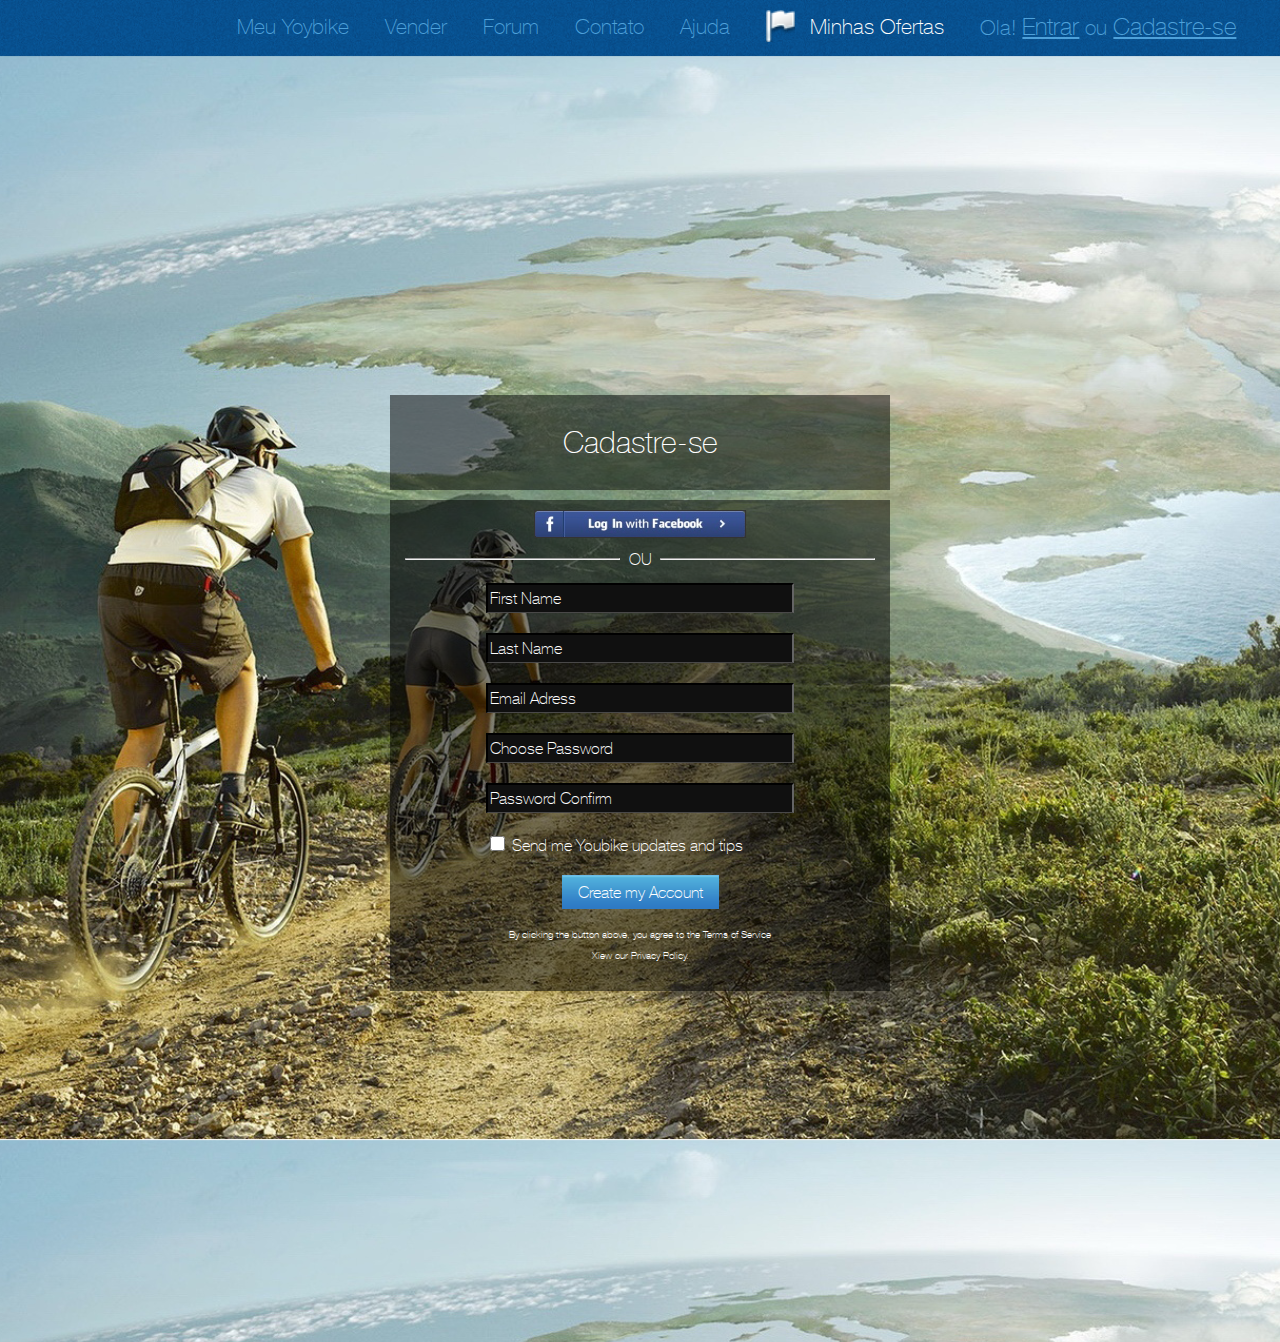
<file: projects/Cadastre/index.html>
<!DOCTYPE html>
<html lang="en" dir="ltr">
  <head>
    <meta charset="utf-8">
    <title>Cadastre</title>
    <link rel="stylesheet" href="stylesheet.css">
  </head>
  <body>
    <div class="topmenu">
      <ul>
        <li>Ola! <a href="#">Entrar</a> ou <a href="#">Cadastre-se</a></li>
        <li class="sfl"><div class="d">
          <img class="fl" src="flag.png" alt="">
        </div>
        <div class="d">
          Minhas Ofertas
        </div></li>
        <li>Ajuda</li>
        <li>Contato</li>
        <li>Forum</li>
        <li>Vender</li>
       <li>Meu Yoybike</li>
      </ul>
    </div>
    <div class="middle">
    <div class="log">
        <div class="top">
          Cadastre-se
        </div>
        <div class="bottom">
          <div class="face">
            <a class="facebook" href="https://uk-ua.facebook.com/"></a>
          </div>
          <div class="OU">
            <div class="ll">
              <hr>
            </div>
            <div class="lo">
              OU
            </div>

            <div class="lr">
              <hr>
            </div>
          </div>
          <form action="/">
            <div class="ind">
          <input class="in" type="text" name="firstname" value="" placeholder="First Name"  required>
          <input class="in" type="text" name="lastname" value="" placeholder="Last Name"  required>
          <input class="in" type="text" name="email" value="" placeholder="Email Adress"  required>
          <input class="in" type="password" name="password1" value="" placeholder="Choose Password"  required>
          <input class="in" type="password" name="password2" value="" placeholder="Password Confirm"  required>
           <label class="la"><input class="inc" type="checkbox" name="checkbox" value="" placeholder=""  required>
           Send me Youbike updates and tips</label>
          <input class="ins" type="submit" value="Create my Account" >
        </div>
          </form>
          <p>By clicking the button above, you agree to the Terms of Service</p>
            <p class="pb">Xiew our Privacy Policy.</p>
        </div>
      </div>
    </div>
  </body>
</html>
</file>
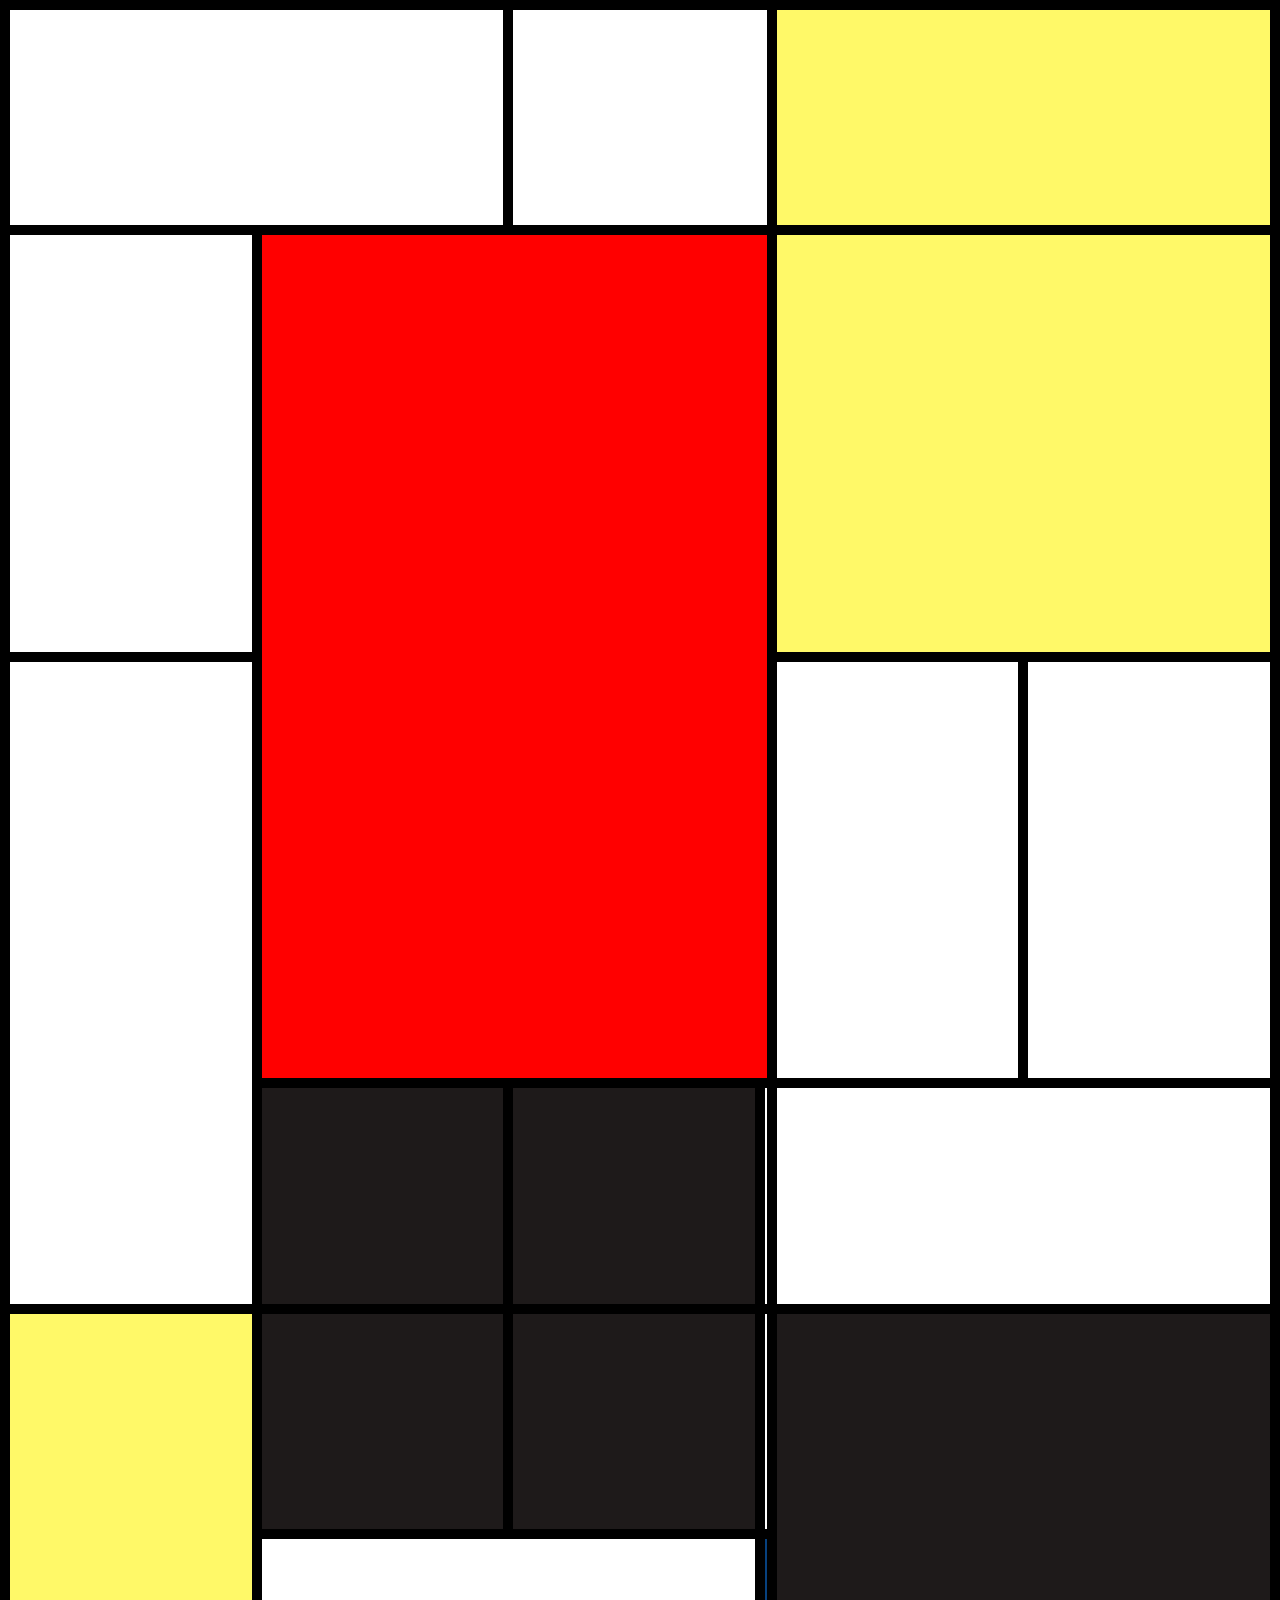
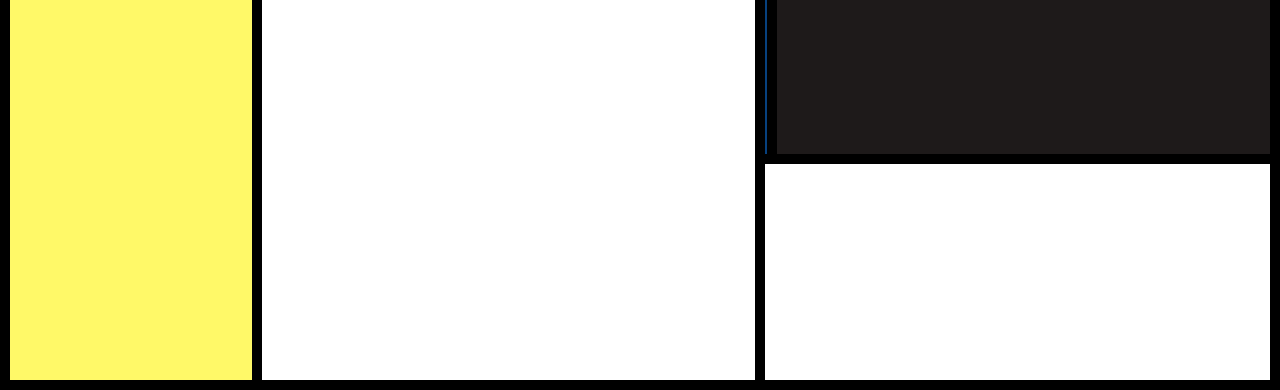
<file: projects/painting/index.html>
<!DOCTYPE html>
<html lang="en" dir="ltr">
  <head>
    <meta charset="utf-8">
    <link rel="stylesheet" href="stylesheet.css">
    <title>painting</title>
  </head>
  <body>
    <table>
      <tr>
        <td class="" colspan="2"></td>
        <td class="n" colspan="3"></td>
        <td class="y" colspan="2"></td>
      </tr>
      <tr>
      <td class="" rowspan="2"></td>
      <td class="r" colspan="4" rowspan="4"></td>
      <td class="y" colspan="2" rowspan="2"></td>
      </tr>
      <tr>

      </tr>
      <tr>
      <td class="" rowspan="3"></td>
      <td class="" rowspan="2"></td>
      <td class="" rowspan="2"></td>
      </tr>
        <tr>
        </tr>
        <tr>
      <td class="b"></td>
      <td class="b"></td>
      <td class="l" colspan="2"></td>
      <td class="" colspan="2"></td>
      </tr>
      <tr>
      <td class="y" rowspan="3"></td>
      <td class="b" ></td>
      <td class="b"></td>
      <td class="l" colspan="2" ></td>
      <td class="b" colspan="2" rowspan="2"></td>
      </tr>
      <tr>
        <td class="" colspan="2" rowspan="2"></td>
        <td class="bl" colspan="2"></td>
      </tr>
      <tr>
        <td class="" colspan="4"></td>
      </tr>
</table>
  </body>
</html>
</file>
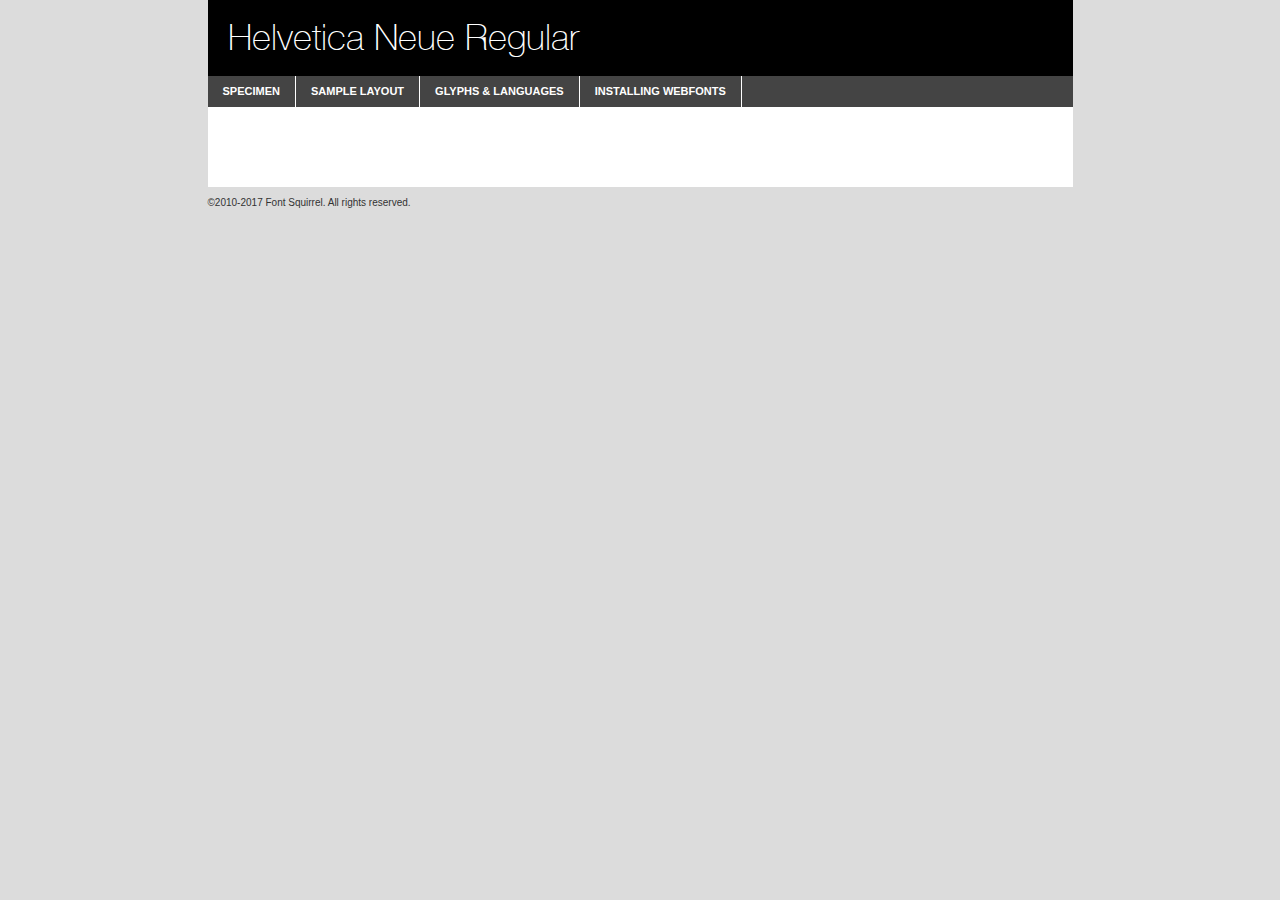
<file: projects/Cadastre/files/helveticaneue-thin-demo.html>
<!DOCTYPE html PUBLIC "-//W3C//DTD XHTML 1.0 Transitional//EN"
	"http://www.w3.org/TR/xhtml1/DTD/xhtml1-transitional.dtd">

<html xmlns="http://www.w3.org/1999/xhtml" xml:lang="en" lang="en">
<head>
	<meta http-equiv="Content-Type" content="text/html; charset=utf-8" />
	<script src="http://ajax.googleapis.com/ajax/libs/jquery/1.7.2/jquery.min.js" type="text/javascript" charset="utf-8"></script>
	<script type="text/javascript">
	(function($){$.fn.easyTabs=function(option){var param=jQuery.extend({fadeSpeed:"fast",defaultContent:1,activeClass:'active'},option);$(this).each(function(){var thisId="#"+this.id;if(param.defaultContent==''){param.defaultContent=1;}
	if(typeof param.defaultContent=="number")
	{var defaultTab=$(thisId+" .tabs li:eq("+(param.defaultContent-1)+") a").attr('href').substr(1);}else{var defaultTab=param.defaultContent;}
	$(thisId+" .tabs li a").each(function(){var tabToHide=$(this).attr('href').substr(1);$("#"+tabToHide).addClass('easytabs-tab-content');});hideAll();changeContent(defaultTab);function hideAll(){$(thisId+" .easytabs-tab-content").hide();}
	function changeContent(tabId){hideAll();$(thisId+" .tabs li").removeClass(param.activeClass);$(thisId+" .tabs li a[href=#"+tabId+"]").closest('li').addClass(param.activeClass);if(param.fadeSpeed!="none")
	{$(thisId+" #"+tabId).fadeIn(param.fadeSpeed);}else{$(thisId+" #"+tabId).show();}}
	$(thisId+" .tabs li").click(function(){var tabId=$(this).find('a').attr('href').substr(1);changeContent(tabId);return false;});});}})(jQuery);
	</script>
	<link rel="stylesheet" href="specimen_files/specimen_stylesheet.css" type="text/css" charset="utf-8" />
	<link rel="stylesheet" href="stylesheet.css" type="text/css" charset="utf-8" />

	<style type="text/css">
					body{
				font-family: 'helvetica_neueregular';
							}
		</style>

	<title>Helvetica Neue Regular Specimen</title>
	
	
	<script type="text/javascript" charset="utf-8">
		$(document).ready(function() {
			$('#container').easyTabs({defaultContent:1});
		});
	</script>
</head>

<body>
<div id="container">
	<div id="header">
		Helvetica Neue Regular	</div>
	<ul class="tabs">
		<li><a href="#specimen">Specimen</a></li>
		<li><a href="#layout">Sample Layout</a></li>
				<li><a href="#glyphs">Glyphs &amp; Languages</a></li>
		<li><a href="#installing">Installing Webfonts</a></li>
		
	</ul>
	
	<div id="main_content">

		
			<div id="specimen">
		
				<div class="section">
					<div class="grid12 firstcol">
						<div class="huge">AaBb</div>
					</div>
				</div>
		
				<div class="section">
					<div class="glyph_range">A&#x200B;B&#x200b;C&#x200b;D&#x200b;E&#x200b;F&#x200b;G&#x200b;H&#x200b;I&#x200b;J&#x200b;K&#x200b;L&#x200b;M&#x200b;N&#x200b;O&#x200b;P&#x200b;Q&#x200b;R&#x200b;S&#x200b;T&#x200b;U&#x200b;V&#x200b;W&#x200b;X&#x200b;Y&#x200b;Z&#x200b;a&#x200b;b&#x200b;c&#x200b;d&#x200b;e&#x200b;f&#x200b;g&#x200b;h&#x200b;i&#x200b;j&#x200b;k&#x200b;l&#x200b;m&#x200b;n&#x200b;o&#x200b;p&#x200b;q&#x200b;r&#x200b;s&#x200b;t&#x200b;u&#x200b;v&#x200b;w&#x200b;x&#x200b;y&#x200b;z&#x200b;1&#x200b;2&#x200b;3&#x200b;4&#x200b;5&#x200b;6&#x200b;7&#x200b;8&#x200b;9&#x200b;0&#x200b;&amp;&#x200b;.&#x200b;,&#x200b;?&#x200b;!&#x200b;&#64;&#x200b;(&#x200b;)&#x200b;#&#x200b;$&#x200b;%&#x200b;*&#x200b;+&#x200b;-&#x200b;=&#x200b;:&#x200b;;</div>
				</div>
				<div class="section">
					<div class="grid12 firstcol">
						<table class="sample_table">
							<tr><td>10</td><td class="size10">abcdefghijklmnopqrstuvwxyzABCDEFGHIJKLMNOPQRSTUVWXYZ0123456789abcdefghijklmnopqrstuvwxyzABCDEFGHIJKLMNOPQRSTUVWXYZ0123456789abcdefghijklmnopqrstuvwxyzABCDEFGHIJKLMNOPQRSTUVWXYZ</td></tr>
							<tr><td>11</td><td class="size11">abcdefghijklmnopqrstuvwxyzABCDEFGHIJKLMNOPQRSTUVWXYZ0123456789abcdefghijklmnopqrstuvwxyzABCDEFGHIJKLMNOPQRSTUVWXYZ0123456789abcdefghijklmnopqrstuvwxyzABCDEFGHIJKLMNOPQRSTUVWXYZ</td></tr>
							<tr><td>12</td><td class="size12">abcdefghijklmnopqrstuvwxyzABCDEFGHIJKLMNOPQRSTUVWXYZ0123456789abcdefghijklmnopqrstuvwxyzABCDEFGHIJKLMNOPQRSTUVWXYZ0123456789abcdefghijklmnopqrstuvwxyzABCDEFGHIJKLMNOPQRSTUVWXYZ</td></tr>
							<tr><td>13</td><td class="size13">abcdefghijklmnopqrstuvwxyzABCDEFGHIJKLMNOPQRSTUVWXYZ0123456789abcdefghijklmnopqrstuvwxyzABCDEFGHIJKLMNOPQRSTUVWXYZ0123456789abcdefghijklmnopqrstuvwxyzABCDEFGHIJKLMNOPQRSTUVWXYZ</td></tr>
							<tr><td>14</td><td class="size14">abcdefghijklmnopqrstuvwxyzABCDEFGHIJKLMNOPQRSTUVWXYZ0123456789abcdefghijklmnopqrstuvwxyzABCDEFGHIJKLMNOPQRSTUVWXYZ0123456789abcdefghijklmnopqrstuvwxyzABCDEFGHIJKLMNOPQRSTUVWXYZ</td></tr>
							<tr><td>16</td><td class="size16">abcdefghijklmnopqrstuvwxyzABCDEFGHIJKLMNOPQRSTUVWXYZ0123456789abcdefghijklmnopqrstuvwxyzABCDEFGHIJKLMNOPQRSTUVWXYZ</td></tr>
							<tr><td>18</td><td class="size18">abcdefghijklmnopqrstuvwxyzABCDEFGHIJKLMNOPQRSTUVWXYZ0123456789abcdefghijklmnopqrstuvwxyzABCDEFGHIJKLMNOPQRSTUVWXYZ</td></tr>
							<tr><td>20</td><td class="size20">abcdefghijklmnopqrstuvwxyzABCDEFGHIJKLMNOPQRSTUVWXYZ0123456789abcdefghijklmnopqrstuvwxyzABCDEFGHIJKLMNOPQRSTUVWXYZ</td></tr>
							<tr><td>24</td><td class="size24">abcdefghijklmnopqrstuvwxyzABCDEFGHIJKLMNOPQRSTUVWXYZ0123456789abcdefghijklmnopqrstuvwxyzABCDEFGHIJKLMNOPQRSTUVWXYZ</td></tr>
							<tr><td>30</td><td class="size30">abcdefghijklmnopqrstuvwxyzABCDEFGHIJKLMNOPQRSTUVWXYZ0123456789abcdefghijklmnopqrstuvwxyzABCDEFGHIJKLMNOPQRSTUVWXYZ</td></tr>
							<tr><td>36</td><td class="size36">abcdefghijklmnopqrstuvwxyzABCDEFGHIJKLMNOPQRSTUVWXYZ0123456789abcdefghijklmnopqrstuvwxyzABCDEFGHIJKLMNOPQRSTUVWXYZ</td></tr>
							<tr><td>48</td><td class="size48">abcdefghijklmnopqrstuvwxyzABCDEFGHIJKLMNOPQRSTUVWXYZ0123456789abcdefghijklmnopqrstuvwxyzABCDEFGHIJKLMNOPQRSTUVWXYZ</td></tr>
							<tr><td>60</td><td class="size60">abcdefghijklmnopqrstuvwxyzABCDEFGHIJKLMNOPQRSTUVWXYZ0123456789abcdefghijklmnopqrstuvwxyzABCDEFGHIJKLMNOPQRSTUVWXYZ</td></tr>
							<tr><td>72</td><td class="size72">abcdefghijklmnopqrstuvwxyzABCDEFGHIJKLMNOPQRSTUVWXYZ0123456789abcdefghijklmnopqrstuvwxyzABCDEFGHIJKLMNOPQRSTUVWXYZ</td></tr>
							<tr><td>90</td><td class="size90">abcdefghijklmnopqrstuvwxyzABCDEFGHIJKLMNOPQRSTUVWXYZ0123456789abcdefghijklmnopqrstuvwxyzABCDEFGHIJKLMNOPQRSTUVWXYZ</td></tr>
						</table>
				
					</div>
			
				</div>
		
		
		
								<div class="section" id="bodycomparison">


										<div id="xheight">
				<div class="fontbody">&#x25FC;&#x25FC;&#x25FC;&#x25FC;&#x25FC;&#x25FC;&#x25FC;&#x25FC;&#x25FC;&#x25FC;&#x25FC;&#x25FC;&#x25FC;&#x25FC;&#x25FC;&#x25FC;&#x25FC;&#x25FC;&#x25FC;&#x25FC;&#x25FC;&#x25FC;&#x25FC;&#x25FC;&#x25FC;&#x25FC;&#x25FC;&#x25FC;&#x25FC;&#x25FC;&#x25FC;&#x25FC;&#x25FC;&#x25FC;&#x25FC;&#x25FC;&#x25FC;&#x25FC;&#x25FC;&#x25FC;&#x25FC;&#x25FC;&#x25FC;&#x25FC;&#x25FC;&#x25FC;&#x25FC;&#x25FC;&#x25FC;&#x25FC;&#x25FC;&#x25FC;&#x25FC;&#x25FC;&#x25FC;&#x25FC;&#x25FC;&#x25FC;&#x25FC;&#x25FC;&#x25FC;&#x25FC;&#x25FC;&#x25FC;&#x25FC;&#x25FC;&#x25FC;&#x25FC;&#x25FC;&#x25FC;&#x25FC;&#x25FC;&#x25FC;&#x25FC;&#x25FC;&#x25FC;&#x25FC;&#x25FC;&#x25FC;&#x25FC;&#x25FC;&#x25FC;&#x25FC;&#x25FC;&#x25FC;&#x25FC;&#x25FC;&#x25FC;&#x25FC;&#x25FC;&#x25FC;&#x25FC;&#x25FC;&#x25FC;&#x25FC;&#x25FC;&#x25FC;&#x25FC;&#x25FC;body</div><div class="arialbody">body</div><div class="verdanabody">body</div><div class="georgiabody">body</div></div>
										<div class="fontbody" style="z-index:1">
											body<span>Helvetica Neue Regular</span>
										</div>
										<div class="arialbody" style="z-index:1">
											body<span>Arial</span>
										</div>
										<div class="verdanabody" style="z-index:1">
											body<span>Verdana</span>
										</div>
										<div class="georgiabody" style="z-index:1">
											body<span>Georgia</span>
										</div>



								</div>
		
		
				<div class="section psample psample_row1" id="">
					
					<div class="grid2 firstcol">
						<p class="size10"><span>10.</span>Aenean lacinia bibendum nulla sed consectetur. Fusce dapibus, tellus ac cursus commodo, tortor mauris condimentum nibh, ut fermentum massa justo sit amet risus. Nullam id dolor id nibh ultricies vehicula ut id elit. Cum sociis natoque penatibus et magnis dis parturient montes, nascetur ridiculus mus. Nulla vitae elit libero, a pharetra augue.</p>
			
					</div>
					<div class="grid3">
						<p class="size11"><span>11.</span>Aenean lacinia bibendum nulla sed consectetur. Fusce dapibus, tellus ac cursus commodo, tortor mauris condimentum nibh, ut fermentum massa justo sit amet risus. Nullam id dolor id nibh ultricies vehicula ut id elit. Cum sociis natoque penatibus et magnis dis parturient montes, nascetur ridiculus mus. Nulla vitae elit libero, a pharetra augue.</p>
			
					</div>
					<div class="grid3">
						<p class="size12"><span>12.</span>Aenean lacinia bibendum nulla sed consectetur. Fusce dapibus, tellus ac cursus commodo, tortor mauris condimentum nibh, ut fermentum massa justo sit amet risus. Nullam id dolor id nibh ultricies vehicula ut id elit. Cum sociis natoque penatibus et magnis dis parturient montes, nascetur ridiculus mus. Nulla vitae elit libero, a pharetra augue.</p>
			
					</div>
					<div class="grid4">
						<p class="size13"><span>13.</span>Aenean lacinia bibendum nulla sed consectetur. Fusce dapibus, tellus ac cursus commodo, tortor mauris condimentum nibh, ut fermentum massa justo sit amet risus. Nullam id dolor id nibh ultricies vehicula ut id elit. Cum sociis natoque penatibus et magnis dis parturient montes, nascetur ridiculus mus. Nulla vitae elit libero, a pharetra augue.</p>
			
					</div>
					<div class="white_blend"></div>
					
				</div>
				<div class="section psample psample_row2" id="">
					<div class="grid3 firstcol">
						<p class="size14"><span>14.</span>Aenean lacinia bibendum nulla sed consectetur. Fusce dapibus, tellus ac cursus commodo, tortor mauris condimentum nibh, ut fermentum massa justo sit amet risus. Nullam id dolor id nibh ultricies vehicula ut id elit. Cum sociis natoque penatibus et magnis dis parturient montes, nascetur ridiculus mus. Nulla vitae elit libero, a pharetra augue.</p>
			
					</div>
					<div class="grid4">
						<p class="size16"><span>16.</span>Aenean lacinia bibendum nulla sed consectetur. Fusce dapibus, tellus ac cursus commodo, tortor mauris condimentum nibh, ut fermentum massa justo sit amet risus. Nullam id dolor id nibh ultricies vehicula ut id elit. Cum sociis natoque penatibus et magnis dis parturient montes, nascetur ridiculus mus. Nulla vitae elit libero, a pharetra augue.</p>
			
					</div>
					<div class="grid5">
						<p class="size18"><span>18.</span>Aenean lacinia bibendum nulla sed consectetur. Fusce dapibus, tellus ac cursus commodo, tortor mauris condimentum nibh, ut fermentum massa justo sit amet risus. Nullam id dolor id nibh ultricies vehicula ut id elit. Cum sociis natoque penatibus et magnis dis parturient montes, nascetur ridiculus mus. Nulla vitae elit libero, a pharetra augue.</p>
			
					</div>

					<div class="white_blend"></div>

				</div>
				
				<div class="section psample psample_row3" id="">
					<div class="grid5 firstcol">
						<p class="size20"><span>20.</span>Aenean lacinia bibendum nulla sed consectetur. Fusce dapibus, tellus ac cursus commodo, tortor mauris condimentum nibh, ut fermentum massa justo sit amet risus. Nullam id dolor id nibh ultricies vehicula ut id elit. Cum sociis natoque penatibus et magnis dis parturient montes, nascetur ridiculus mus. Nulla vitae elit libero, a pharetra augue.</p>
					</div>
					<div class="grid7">
						<p class="size24"><span>24.</span>Aenean lacinia bibendum nulla sed consectetur. Fusce dapibus, tellus ac cursus commodo, tortor mauris condimentum nibh, ut fermentum massa justo sit amet risus. Nullam id dolor id nibh ultricies vehicula ut id elit. Cum sociis natoque penatibus et magnis dis parturient montes, nascetur ridiculus mus. Nulla vitae elit libero, a pharetra augue.</p>
					</div>
					
					<div class="white_blend"></div>
					
				</div>
				
				<div class="section psample psample_row4" id="">
					<div class="grid12 firstcol">
						<p class="size30"><span>30.</span>Aenean lacinia bibendum nulla sed consectetur. Fusce dapibus, tellus ac cursus commodo, tortor mauris condimentum nibh, ut fermentum massa justo sit amet risus. Nullam id dolor id nibh ultricies vehicula ut id elit. Cum sociis natoque penatibus et magnis dis parturient montes, nascetur ridiculus mus. Nulla vitae elit libero, a pharetra augue.</p>
					</div>
					<div class="white_blend"></div>
					
				</div>
				
				
				
				<div class="section psample psample_row1 fullreverse">
					<div class="grid2 firstcol">
						<p class="size10"><span>10.</span>Aenean lacinia bibendum nulla sed consectetur. Fusce dapibus, tellus ac cursus commodo, tortor mauris condimentum nibh, ut fermentum massa justo sit amet risus. Nullam id dolor id nibh ultricies vehicula ut id elit. Cum sociis natoque penatibus et magnis dis parturient montes, nascetur ridiculus mus. Nulla vitae elit libero, a pharetra augue.</p>
			
					</div>
					<div class="grid3">
						<p class="size11"><span>11.</span>Aenean lacinia bibendum nulla sed consectetur. Fusce dapibus, tellus ac cursus commodo, tortor mauris condimentum nibh, ut fermentum massa justo sit amet risus. Nullam id dolor id nibh ultricies vehicula ut id elit. Cum sociis natoque penatibus et magnis dis parturient montes, nascetur ridiculus mus. Nulla vitae elit libero, a pharetra augue.</p>
			
					</div>
					<div class="grid3">
						<p class="size12"><span>12.</span>Aenean lacinia bibendum nulla sed consectetur. Fusce dapibus, tellus ac cursus commodo, tortor mauris condimentum nibh, ut fermentum massa justo sit amet risus. Nullam id dolor id nibh ultricies vehicula ut id elit. Cum sociis natoque penatibus et magnis dis parturient montes, nascetur ridiculus mus. Nulla vitae elit libero, a pharetra augue.</p>
			
					</div>
					<div class="grid4">
						<p class="size13"><span>13.</span>Aenean lacinia bibendum nulla sed consectetur. Fusce dapibus, tellus ac cursus commodo, tortor mauris condimentum nibh, ut fermentum massa justo sit amet risus. Nullam id dolor id nibh ultricies vehicula ut id elit. Cum sociis natoque penatibus et magnis dis parturient montes, nascetur ridiculus mus. Nulla vitae elit libero, a pharetra augue.</p>
			
					</div>
					<div class="black_blend"></div>
					
				</div>
				
				<div class="section psample psample_row2 fullreverse">
					<div class="grid3 firstcol">
						<p class="size14"><span>14.</span>Aenean lacinia bibendum nulla sed consectetur. Fusce dapibus, tellus ac cursus commodo, tortor mauris condimentum nibh, ut fermentum massa justo sit amet risus. Nullam id dolor id nibh ultricies vehicula ut id elit. Cum sociis natoque penatibus et magnis dis parturient montes, nascetur ridiculus mus. Nulla vitae elit libero, a pharetra augue.</p>
			
					</div>
					<div class="grid4">
						<p class="size16"><span>16.</span>Aenean lacinia bibendum nulla sed consectetur. Fusce dapibus, tellus ac cursus commodo, tortor mauris condimentum nibh, ut fermentum massa justo sit amet risus. Nullam id dolor id nibh ultricies vehicula ut id elit. Cum sociis natoque penatibus et magnis dis parturient montes, nascetur ridiculus mus. Nulla vitae elit libero, a pharetra augue.</p>
			
					</div>
					<div class="grid5">
						<p class="size18"><span>18.</span>Aenean lacinia bibendum nulla sed consectetur. Fusce dapibus, tellus ac cursus commodo, tortor mauris condimentum nibh, ut fermentum massa justo sit amet risus. Nullam id dolor id nibh ultricies vehicula ut id elit. Cum sociis natoque penatibus et magnis dis parturient montes, nascetur ridiculus mus. Nulla vitae elit libero, a pharetra augue.</p>
			
					</div>
					<div class="black_blend"></div>

				</div>
				
				<div class="section psample fullreverse psample_row3" id="">
					<div class="grid5 firstcol">
						<p class="size20"><span>20.</span>Aenean lacinia bibendum nulla sed consectetur. Fusce dapibus, tellus ac cursus commodo, tortor mauris condimentum nibh, ut fermentum massa justo sit amet risus. Nullam id dolor id nibh ultricies vehicula ut id elit. Cum sociis natoque penatibus et magnis dis parturient montes, nascetur ridiculus mus. Nulla vitae elit libero, a pharetra augue.</p>
					</div>
					<div class="grid7">
						<p class="size24"><span>24.</span>Aenean lacinia bibendum nulla sed consectetur. Fusce dapibus, tellus ac cursus commodo, tortor mauris condimentum nibh, ut fermentum massa justo sit amet risus. Nullam id dolor id nibh ultricies vehicula ut id elit. Cum sociis natoque penatibus et magnis dis parturient montes, nascetur ridiculus mus. Nulla vitae elit libero, a pharetra augue.</p>
					</div>
					
					<div class="black_blend"></div>
					
				</div>
				
				<div class="section psample fullreverse psample_row4" id="" style="border-bottom: 20px #000 solid;">
					<div class="grid12 firstcol">
						<p class="size30"><span>30.</span>Aenean lacinia bibendum nulla sed consectetur. Fusce dapibus, tellus ac cursus commodo, tortor mauris condimentum nibh, ut fermentum massa justo sit amet risus. Nullam id dolor id nibh ultricies vehicula ut id elit. Cum sociis natoque penatibus et magnis dis parturient montes, nascetur ridiculus mus. Nulla vitae elit libero, a pharetra augue.</p>
					</div>
					<div class="black_blend"></div>
					
				</div>
				
				
				
				
			</div>
			
			<div id="layout">
				
				<div class="section">
					
					<div class="grid12 firstcol">
						<h1>Lorem Ipsum Dolor</h1>
						<h2>Etiam porta sem malesuada magna mollis euismod</h2>
						
						<p class="byline">By <a href="#link">Aenean Lacinia</a></p>
					</div>
				</div>
				<div class="section">
					<div class="grid8 firstcol">
						<p class="large">Donec sed odio dui. Morbi leo risus, porta ac consectetur ac, vestibulum at eros. Fusce dapibus, tellus ac cursus commodo, tortor mauris condimentum nibh, ut fermentum massa justo sit amet risus. </p>

						
						<h3>Pellentesque ornare sem</h3>

						<p>Maecenas sed diam eget risus varius blandit sit amet non magna. Maecenas faucibus mollis interdum. Donec ullamcorper nulla non metus auctor fringilla. Nullam id dolor id nibh ultricies vehicula ut id elit. Nullam id dolor id nibh ultricies vehicula ut id elit. </p>

						<p>Aenean eu leo quam. Pellentesque ornare sem lacinia quam venenatis vestibulum. Lorem ipsum dolor sit amet, consectetur adipiscing elit. Cum sociis natoque penatibus et magnis dis parturient montes, nascetur ridiculus mus. </p>

						<p>Nulla vitae elit libero, a pharetra augue. Praesent commodo cursus magna, vel scelerisque nisl consectetur et. Aenean lacinia bibendum nulla sed consectetur. </p>

						<p>Nullam quis risus eget urna mollis ornare vel eu leo. Nullam quis risus eget urna mollis ornare vel eu leo. Maecenas sed diam eget risus varius blandit sit amet non magna. Donec ullamcorper nulla non metus auctor fringilla. </p>

						<h3>Cras mattis consectetur</h3>

						<p>Aenean eu leo quam. Pellentesque ornare sem lacinia quam venenatis vestibulum. Aenean lacinia bibendum nulla sed consectetur. Integer posuere erat a ante venenatis dapibus posuere velit aliquet. Cras mattis consectetur purus sit amet fermentum. </p>

						<p>Nullam id dolor id nibh ultricies vehicula ut id elit. Nullam quis risus eget urna mollis ornare vel eu leo. Cras mattis consectetur purus sit amet fermentum.</p>
					</div>
					
					<div class="grid4 sidebar">
						
						<div class="box reverse">
							<p class="last">Nullam quis risus eget urna mollis ornare vel eu leo. Donec ullamcorper nulla non metus auctor fringilla. Cras mattis consectetur purus sit amet fermentum. Sed posuere consectetur est at lobortis. Lorem ipsum dolor sit amet, consectetur adipiscing elit. </p>
						</div>
						
						<p class="caption">Maecenas sed diam eget risus varius.</p>

						<p>Vestibulum id ligula porta felis euismod semper. Integer posuere erat a ante venenatis dapibus posuere velit aliquet. Vestibulum id ligula porta felis euismod semper. Sed posuere consectetur est at lobortis. Maecenas sed diam eget risus varius blandit sit amet non magna. Fusce dapibus, tellus ac cursus commodo, tortor mauris condimentum nibh, ut fermentum massa justo sit amet risus. </p>

					

						<p>Duis mollis, est non commodo luctus, nisi erat porttitor ligula, eget lacinia odio sem nec elit. Aenean lacinia bibendum nulla sed consectetur. Vivamus sagittis lacus vel augue laoreet rutrum faucibus dolor auctor. Aenean lacinia bibendum nulla sed consectetur. Nullam quis risus eget urna mollis ornare vel eu leo. </p>

						<p>Praesent commodo cursus magna, vel scelerisque nisl consectetur et. Donec ullamcorper nulla non metus auctor fringilla. Maecenas faucibus mollis interdum. Fusce dapibus, tellus ac cursus commodo, tortor mauris condimentum nibh, ut fermentum massa justo sit amet risus. </p>

					</div>
				</div>
				
			</div>


			



		<div id="glyphs">
			<div class="section">
				<div class="grid12 firstcol">
			
				<h1>Language Support</h1>
				<p>The subset of Helvetica Neue Regular in this kit supports the following languages:<br />
			
					Albanian, Basque, Breton, Chamorro, Danish, Dutch, English, Estonian, Faroese, Finnish, French, Frisian, Galician, German, Icelandic, Italian, Malagasy, Norwegian, Portuguese, Spanish, Swedish, Alsatian, Aragonese, Arapaho, Arrernte, Asturian, Aymara, Bislama, Cebuano, Cheyenne, Corsican, Fijian, French_creole, Genoese, Gilbertese, Greenlandic, Haitian_creole, Hiligaynon, Hmong, Hopi, Ibanag, Iloko_ilokano, Indonesian, Interglossa_glosa, Interlingua, Irish_gaelic, Jerriais, Lojban, Lombard, Luxembourgeois, Manx, Mohawk, Norfolk_pitcairnese, Northern_sotho, Occitan, Oromo, Pangasinan, Papiamento, Piedmontese, Potawatomi, Rhaeto-romance, Romansh, Rotokas, Sami_lule, Samoan, Sardinian, Scots_gaelic, Seychelles_creole, Shona, Sicilian, Somali, Southern_ndebele, Southern_sotho, Swahili, Swati_swazi, Tagalog_filipino_pilipino, Tetum, Tok_pisin, Tswana, Uyghur_latinized, Volapuk, Votic_latinized, Walloon, Warlpiri, Xhosa, Yapese, Zulu, Latinbasic, Ubasic, Demo				</p>
				<h1>Glyph Chart</h1>
				<p>The subset of Helvetica Neue Regular in this kit includes all the glyphs listed below. Unicode entities are included above each glyph to help you insert individual characters into your layout.</p>
				<div id="glyph_chart">
			
																				 <div><p>&amp;#32;</p>&#32;</div>
																				 <div><p>&amp;#33;</p>&#33;</div>
																				 <div><p>&amp;#34;</p>&#34;</div>
																				 <div><p>&amp;#35;</p>&#35;</div>
																				 <div><p>&amp;#36;</p>&#36;</div>
																				 <div><p>&amp;#37;</p>&#37;</div>
																				 <div><p>&amp;#38;</p>&#38;</div>
																				 <div><p>&amp;#39;</p>&#39;</div>
																				 <div><p>&amp;#40;</p>&#40;</div>
																				 <div><p>&amp;#41;</p>&#41;</div>
																				 <div><p>&amp;#42;</p>&#42;</div>
																				 <div><p>&amp;#43;</p>&#43;</div>
																				 <div><p>&amp;#44;</p>&#44;</div>
																				 <div><p>&amp;#45;</p>&#45;</div>
																				 <div><p>&amp;#46;</p>&#46;</div>
																				 <div><p>&amp;#47;</p>&#47;</div>
																				 <div><p>&amp;#48;</p>&#48;</div>
																				 <div><p>&amp;#49;</p>&#49;</div>
																				 <div><p>&amp;#50;</p>&#50;</div>
																				 <div><p>&amp;#51;</p>&#51;</div>
																				 <div><p>&amp;#52;</p>&#52;</div>
																				 <div><p>&amp;#53;</p>&#53;</div>
																				 <div><p>&amp;#54;</p>&#54;</div>
																				 <div><p>&amp;#55;</p>&#55;</div>
																				 <div><p>&amp;#56;</p>&#56;</div>
																				 <div><p>&amp;#57;</p>&#57;</div>
																				 <div><p>&amp;#58;</p>&#58;</div>
																				 <div><p>&amp;#59;</p>&#59;</div>
																				 <div><p>&amp;#60;</p>&#60;</div>
																				 <div><p>&amp;#61;</p>&#61;</div>
																				 <div><p>&amp;#62;</p>&#62;</div>
																				 <div><p>&amp;#63;</p>&#63;</div>
																				 <div><p>&amp;#64;</p>&#64;</div>
																				 <div><p>&amp;#65;</p>&#65;</div>
																				 <div><p>&amp;#66;</p>&#66;</div>
																				 <div><p>&amp;#67;</p>&#67;</div>
																				 <div><p>&amp;#68;</p>&#68;</div>
																				 <div><p>&amp;#69;</p>&#69;</div>
																				 <div><p>&amp;#70;</p>&#70;</div>
																				 <div><p>&amp;#71;</p>&#71;</div>
																				 <div><p>&amp;#72;</p>&#72;</div>
																				 <div><p>&amp;#73;</p>&#73;</div>
																				 <div><p>&amp;#74;</p>&#74;</div>
																				 <div><p>&amp;#75;</p>&#75;</div>
																				 <div><p>&amp;#76;</p>&#76;</div>
																				 <div><p>&amp;#77;</p>&#77;</div>
																				 <div><p>&amp;#78;</p>&#78;</div>
																				 <div><p>&amp;#79;</p>&#79;</div>
																				 <div><p>&amp;#80;</p>&#80;</div>
																				 <div><p>&amp;#81;</p>&#81;</div>
																				 <div><p>&amp;#82;</p>&#82;</div>
																				 <div><p>&amp;#83;</p>&#83;</div>
																				 <div><p>&amp;#84;</p>&#84;</div>
																				 <div><p>&amp;#85;</p>&#85;</div>
																				 <div><p>&amp;#86;</p>&#86;</div>
																				 <div><p>&amp;#87;</p>&#87;</div>
																				 <div><p>&amp;#88;</p>&#88;</div>
																				 <div><p>&amp;#89;</p>&#89;</div>
																				 <div><p>&amp;#90;</p>&#90;</div>
																				 <div><p>&amp;#91;</p>&#91;</div>
																				 <div><p>&amp;#92;</p>&#92;</div>
																				 <div><p>&amp;#93;</p>&#93;</div>
																				 <div><p>&amp;#94;</p>&#94;</div>
																				 <div><p>&amp;#95;</p>&#95;</div>
																				 <div><p>&amp;#96;</p>&#96;</div>
																				 <div><p>&amp;#97;</p>&#97;</div>
																				 <div><p>&amp;#98;</p>&#98;</div>
																				 <div><p>&amp;#99;</p>&#99;</div>
																				 <div><p>&amp;#100;</p>&#100;</div>
																				 <div><p>&amp;#101;</p>&#101;</div>
																				 <div><p>&amp;#102;</p>&#102;</div>
																				 <div><p>&amp;#103;</p>&#103;</div>
																				 <div><p>&amp;#104;</p>&#104;</div>
																				 <div><p>&amp;#105;</p>&#105;</div>
																				 <div><p>&amp;#106;</p>&#106;</div>
																				 <div><p>&amp;#107;</p>&#107;</div>
																				 <div><p>&amp;#108;</p>&#108;</div>
																				 <div><p>&amp;#109;</p>&#109;</div>
																				 <div><p>&amp;#110;</p>&#110;</div>
																				 <div><p>&amp;#111;</p>&#111;</div>
																				 <div><p>&amp;#112;</p>&#112;</div>
																				 <div><p>&amp;#113;</p>&#113;</div>
																				 <div><p>&amp;#114;</p>&#114;</div>
																				 <div><p>&amp;#115;</p>&#115;</div>
																				 <div><p>&amp;#116;</p>&#116;</div>
																				 <div><p>&amp;#117;</p>&#117;</div>
																				 <div><p>&amp;#118;</p>&#118;</div>
																				 <div><p>&amp;#119;</p>&#119;</div>
																				 <div><p>&amp;#120;</p>&#120;</div>
																				 <div><p>&amp;#121;</p>&#121;</div>
																				 <div><p>&amp;#122;</p>&#122;</div>
																				 <div><p>&amp;#123;</p>&#123;</div>
																				 <div><p>&amp;#124;</p>&#124;</div>
																				 <div><p>&amp;#125;</p>&#125;</div>
																				 <div><p>&amp;#126;</p>&#126;</div>
																				 <div><p>&amp;#160;</p>&#160;</div>
																				 <div><p>&amp;#161;</p>&#161;</div>
																				 <div><p>&amp;#162;</p>&#162;</div>
																				 <div><p>&amp;#163;</p>&#163;</div>
																				 <div><p>&amp;#164;</p>&#164;</div>
																				 <div><p>&amp;#165;</p>&#165;</div>
																				 <div><p>&amp;#166;</p>&#166;</div>
																				 <div><p>&amp;#167;</p>&#167;</div>
																				 <div><p>&amp;#168;</p>&#168;</div>
																				 <div><p>&amp;#169;</p>&#169;</div>
																				 <div><p>&amp;#170;</p>&#170;</div>
																				 <div><p>&amp;#171;</p>&#171;</div>
																				 <div><p>&amp;#172;</p>&#172;</div>
																				 <div><p>&amp;#173;</p>&#173;</div>
																				 <div><p>&amp;#174;</p>&#174;</div>
																				 <div><p>&amp;#175;</p>&#175;</div>
																				 <div><p>&amp;#176;</p>&#176;</div>
																				 <div><p>&amp;#177;</p>&#177;</div>
																				 <div><p>&amp;#178;</p>&#178;</div>
																				 <div><p>&amp;#179;</p>&#179;</div>
																				 <div><p>&amp;#180;</p>&#180;</div>
																				 <div><p>&amp;#181;</p>&#181;</div>
																				 <div><p>&amp;#182;</p>&#182;</div>
																				 <div><p>&amp;#183;</p>&#183;</div>
																				 <div><p>&amp;#184;</p>&#184;</div>
																				 <div><p>&amp;#185;</p>&#185;</div>
																				 <div><p>&amp;#186;</p>&#186;</div>
																				 <div><p>&amp;#187;</p>&#187;</div>
																				 <div><p>&amp;#188;</p>&#188;</div>
																				 <div><p>&amp;#189;</p>&#189;</div>
																				 <div><p>&amp;#190;</p>&#190;</div>
																				 <div><p>&amp;#191;</p>&#191;</div>
																				 <div><p>&amp;#192;</p>&#192;</div>
																				 <div><p>&amp;#193;</p>&#193;</div>
																				 <div><p>&amp;#194;</p>&#194;</div>
																				 <div><p>&amp;#195;</p>&#195;</div>
																				 <div><p>&amp;#196;</p>&#196;</div>
																				 <div><p>&amp;#197;</p>&#197;</div>
																				 <div><p>&amp;#198;</p>&#198;</div>
																				 <div><p>&amp;#199;</p>&#199;</div>
																				 <div><p>&amp;#200;</p>&#200;</div>
																				 <div><p>&amp;#201;</p>&#201;</div>
																				 <div><p>&amp;#202;</p>&#202;</div>
																				 <div><p>&amp;#203;</p>&#203;</div>
																				 <div><p>&amp;#204;</p>&#204;</div>
																				 <div><p>&amp;#205;</p>&#205;</div>
																				 <div><p>&amp;#206;</p>&#206;</div>
																				 <div><p>&amp;#207;</p>&#207;</div>
																				 <div><p>&amp;#208;</p>&#208;</div>
																				 <div><p>&amp;#209;</p>&#209;</div>
																				 <div><p>&amp;#210;</p>&#210;</div>
																				 <div><p>&amp;#211;</p>&#211;</div>
																				 <div><p>&amp;#212;</p>&#212;</div>
																				 <div><p>&amp;#213;</p>&#213;</div>
																				 <div><p>&amp;#214;</p>&#214;</div>
																				 <div><p>&amp;#215;</p>&#215;</div>
																				 <div><p>&amp;#216;</p>&#216;</div>
																				 <div><p>&amp;#217;</p>&#217;</div>
																				 <div><p>&amp;#218;</p>&#218;</div>
																				 <div><p>&amp;#219;</p>&#219;</div>
																				 <div><p>&amp;#220;</p>&#220;</div>
																				 <div><p>&amp;#221;</p>&#221;</div>
																				 <div><p>&amp;#222;</p>&#222;</div>
																				 <div><p>&amp;#223;</p>&#223;</div>
																				 <div><p>&amp;#224;</p>&#224;</div>
																				 <div><p>&amp;#225;</p>&#225;</div>
																				 <div><p>&amp;#226;</p>&#226;</div>
																				 <div><p>&amp;#227;</p>&#227;</div>
																				 <div><p>&amp;#228;</p>&#228;</div>
																				 <div><p>&amp;#229;</p>&#229;</div>
																				 <div><p>&amp;#230;</p>&#230;</div>
																				 <div><p>&amp;#231;</p>&#231;</div>
																				 <div><p>&amp;#232;</p>&#232;</div>
																				 <div><p>&amp;#233;</p>&#233;</div>
																				 <div><p>&amp;#234;</p>&#234;</div>
																				 <div><p>&amp;#235;</p>&#235;</div>
																				 <div><p>&amp;#236;</p>&#236;</div>
																				 <div><p>&amp;#237;</p>&#237;</div>
																				 <div><p>&amp;#238;</p>&#238;</div>
																				 <div><p>&amp;#239;</p>&#239;</div>
																				 <div><p>&amp;#240;</p>&#240;</div>
																				 <div><p>&amp;#241;</p>&#241;</div>
																				 <div><p>&amp;#242;</p>&#242;</div>
																				 <div><p>&amp;#243;</p>&#243;</div>
																				 <div><p>&amp;#244;</p>&#244;</div>
																				 <div><p>&amp;#245;</p>&#245;</div>
																				 <div><p>&amp;#246;</p>&#246;</div>
																				 <div><p>&amp;#247;</p>&#247;</div>
																				 <div><p>&amp;#248;</p>&#248;</div>
																				 <div><p>&amp;#249;</p>&#249;</div>
																				 <div><p>&amp;#250;</p>&#250;</div>
																				 <div><p>&amp;#251;</p>&#251;</div>
																				 <div><p>&amp;#252;</p>&#252;</div>
																				 <div><p>&amp;#253;</p>&#253;</div>
																				 <div><p>&amp;#254;</p>&#254;</div>
																				 <div><p>&amp;#255;</p>&#255;</div>
																				 <div><p>&amp;#305;</p>&#305;</div>
																				 <div><p>&amp;#321;</p>&#321;</div>
																				 <div><p>&amp;#322;</p>&#322;</div>
																				 <div><p>&amp;#338;</p>&#338;</div>
																				 <div><p>&amp;#339;</p>&#339;</div>
																				 <div><p>&amp;#352;</p>&#352;</div>
																				 <div><p>&amp;#353;</p>&#353;</div>
																				 <div><p>&amp;#376;</p>&#376;</div>
																				 <div><p>&amp;#381;</p>&#381;</div>
																				 <div><p>&amp;#382;</p>&#382;</div>
																				 <div><p>&amp;#402;</p>&#402;</div>
																				 <div><p>&amp;#710;</p>&#710;</div>
																				 <div><p>&amp;#711;</p>&#711;</div>
																				 <div><p>&amp;#728;</p>&#728;</div>
																				 <div><p>&amp;#729;</p>&#729;</div>
																				 <div><p>&amp;#730;</p>&#730;</div>
																				 <div><p>&amp;#731;</p>&#731;</div>
																				 <div><p>&amp;#732;</p>&#732;</div>
																				 <div><p>&amp;#733;</p>&#733;</div>
																				 <div><p>&amp;#8192;</p>&#8192;</div>
																				 <div><p>&amp;#8193;</p>&#8193;</div>
																				 <div><p>&amp;#8194;</p>&#8194;</div>
																				 <div><p>&amp;#8195;</p>&#8195;</div>
																				 <div><p>&amp;#8196;</p>&#8196;</div>
																				 <div><p>&amp;#8197;</p>&#8197;</div>
																				 <div><p>&amp;#8198;</p>&#8198;</div>
																				 <div><p>&amp;#8199;</p>&#8199;</div>
																				 <div><p>&amp;#8200;</p>&#8200;</div>
																				 <div><p>&amp;#8201;</p>&#8201;</div>
																				 <div><p>&amp;#8202;</p>&#8202;</div>
																				 <div><p>&amp;#8208;</p>&#8208;</div>
																				 <div><p>&amp;#8209;</p>&#8209;</div>
																				 <div><p>&amp;#8210;</p>&#8210;</div>
																				 <div><p>&amp;#8211;</p>&#8211;</div>
																				 <div><p>&amp;#8212;</p>&#8212;</div>
																				 <div><p>&amp;#8216;</p>&#8216;</div>
																				 <div><p>&amp;#8217;</p>&#8217;</div>
																				 <div><p>&amp;#8218;</p>&#8218;</div>
																				 <div><p>&amp;#8220;</p>&#8220;</div>
																				 <div><p>&amp;#8221;</p>&#8221;</div>
																				 <div><p>&amp;#8222;</p>&#8222;</div>
																				 <div><p>&amp;#8224;</p>&#8224;</div>
																				 <div><p>&amp;#8225;</p>&#8225;</div>
																				 <div><p>&amp;#8226;</p>&#8226;</div>
																				 <div><p>&amp;#8230;</p>&#8230;</div>
																				 <div><p>&amp;#8239;</p>&#8239;</div>
																				 <div><p>&amp;#8240;</p>&#8240;</div>
																				 <div><p>&amp;#8249;</p>&#8249;</div>
																				 <div><p>&amp;#8250;</p>&#8250;</div>
																				 <div><p>&amp;#8260;</p>&#8260;</div>
																				 <div><p>&amp;#8287;</p>&#8287;</div>
																				 <div><p>&amp;#8482;</p>&#8482;</div>
																				 <div><p>&amp;#8722;</p>&#8722;</div>
																				 <div><p>&amp;#9724;</p>&#9724;</div>
																				 <div><p>&amp;#64257;</p>&#64257;</div>
																				 <div><p>&amp;#64258;</p>&#64258;</div>
																																																</div>	
				</div>
		
		
			</div>
		</div>
		
		
		<div id="specs">
			
		</div>
	
		<div id="installing">
			<div class="section">
				<div class="grid7 firstcol">
					<h1>Installing Webfonts</h1>
					
					<p>Webfonts are supported by all major browser platforms but not all in the same way. There are currently four different font formats that must be included in order to target all browsers. This includes TTF, WOFF, EOT and SVG.</p>
					
					<h2>1. Upload your webfonts</h2>
					<p>You must upload your webfont kit to your website. They should be in or near the same directory as your CSS files.</p>
					
					<h2>2. Include the webfont stylesheet</h2>
					<p>A special CSS @font-face declaration helps the various browsers select the appropriate font it needs without causing you a bunch of headaches. Learn more about this syntax by reading the <a href="https://www.fontspring.com/blog/further-hardening-of-the-bulletproof-syntax">Fontspring blog post</a> about it. The code for it is as follows:</p>


<code>
@font-face{ 
	font-family: 'MyWebFont';
	src: url('WebFont.eot');
	src: url('WebFont.eot?#iefix') format('embedded-opentype'),
	     url('WebFont.woff') format('woff'),
	     url('WebFont.ttf') format('truetype'),
	     url('WebFont.svg#webfont') format('svg');
}
</code>

	<p>We've already gone ahead and generated the code for you. All you have to do is link to the stylesheet in your HTML, like this:</p>
	<code>&lt;link rel=&quot;stylesheet&quot; href=&quot;stylesheet.css&quot; type=&quot;text/css&quot; charset=&quot;utf-8&quot; /&gt;</code>

					<h2>3. Modify your own stylesheet</h2>
					<p>To take advantage of your new fonts, you must tell your stylesheet to use them. Look at the original @font-face declaration above and find the property called "font-family." The name linked there will be what you use to reference the font. Prepend that webfont name to the font stack in the "font-family" property, inside the selector you want to change. For example:</p>
<code>p { font-family: 'WebFont', Arial, sans-serif; }</code>

<h2>4. Test</h2>
<p>Getting webfonts to work cross-browser <em>can</em> be tricky. Use the information in the sidebar to help you if you find that fonts aren't loading in a particular browser.</p>
				</div>
				
				<div class="grid5 sidebar">
					<div class="box">
						<h2>Troubleshooting<br />Font-Face Problems</h2>
						<p>Having trouble getting your webfonts to load in your new website? Here are some tips to sort out what might be the problem.</p>

						<h3>Fonts not showing in any browser</h3>

						<p>This sounds like you need to work on the plumbing. You either did not upload the fonts to the correct directory, or you did not link the fonts properly in the CSS. If you've confirmed that all this is correct and you still have a problem, take a look at your .htaccess file and see if requests are getting intercepted.</p>

						<h3>Fonts not loading in iPhone or iPad</h3>

						<p>The most common problem here is that you are serving the fonts from an IIS server. IIS refuses to serve files that have unknown MIME types. If that is the case, you must set the MIME type for SVG to "image/svg+xml" in the server settings. Follow these instructions from Microsoft if you need help.</p>

						<h3>Fonts not loading in Firefox</h3>

						<p>The primary reason for this failure? You are still using a version Firefox older than 3.5. So upgrade already! If that isn't it, then you are very likely serving fonts from a different domain. Firefox requires that all font assets be served from the same domain. Lastly it is possible that you need to add WOFF to your list of MIME types (if you are serving via IIS.)</p>

						<h3>Fonts not loading in IE</h3>

						<p>Are you looking at Internet Explorer on an actual Windows machine or are you cheating by using a service like Adobe BrowserLab? Many of these screenshot services do not render @font-face for IE. Best to test it on a real machine.</p>

						<h3>Fonts not loading in IE9</h3>

						<p>IE9, like Firefox, requires that fonts be served from the same domain as the website. Make sure that is the case.</p>
					</div>
				</div>
			</div>
			
		</div>
	
	</div>
	<div id="footer">
		<p>&copy;2010-2017 Font Squirrel. All rights reserved.</p>
	</div>
</div>
</body>
</html>
</file>
<file: projects/Cadastre/stylesheet.css>
body{
  margin: 0px;
}
*{
  font-family: 'Helvetica Neue Regular'
}
@font-face {
    font-family: 'Helvetica Neue Regular';
    src: url('fonts/helveticaneue-thin-webfont.woff2') format('woff2'),
         url('fonts/helveticaneue-thin-webfont.woff') format('woff');
    font-weight: normal;
    font-style: normal;

}
.topmenu{
  height: 58px;
  width: 100%;
  background: url(topfon.png);
  background-size: 100%;
  margin-bottom: -3px;
}
ul{
  margin: 0px;
  margin-right: 2%;
  width: 98%;
  height: 58px;
  padding: 0px;
}
li{
  float: right;
  color: #4ea1da;
  margin: 3px;
  line-height: 48px;
  font-size: 21px;
  padding-left: 15px;
  padding-right: 15px;
  text-align: center;
  list-style-type: none;
  }
a{
  color: #4ea1da;
  text-decoration: underline;
  font-size: 24px;
}
.face{
  float: left;
  clear: both;
  width: 100%;
  height: 50px;
}
.facebook{
  border: 1px solid #333; /* Рамка */
      display: block;
      margin: auto;
      margin-top: 10px;
      width: 210px;
      height: 26px;
      background: url(log.png);
      background-size: 100%;
}
.sfl{
  color: white;
  height: auto;

}
.fl{
  padding-right: 15px;
  height: 32px;
  margin-top: 7px;
}
.middle{
  margin-top: 0px;
  padding-top: 340px;
  display: block;
  width: 100%;
  height: 947px;
  background: url(back.png);
  background-size: 100%;

}
.bottom{
  background: rgba(0,0,0,50%);
}
.d{
  float: left;
}
.OU{
  width: 500px;
  height: auto;
  color: white

}
.ll{
  width: 43%;
  float: left;
  height: 18px;
  margin-bottom: 15px;
  padding-left: 3%;
}
.lr{
  width: 43%;
  float: left;
  height: 18px;
  margin-bottom: 15px;
  padding-right: 3%;
}
.lo{
  width: 8%;
  height: 18px;
  float: left;
  text-align: center;
  margin-bottom: 15px;

}
.log{
  margin: 0px;
  margin-left: auto;
  margin-right: auto;
  width: 500px;
  height: auto;
  padding: 200px;
  padding-top: 0px;
  padding-bottom: 200px;
}
.top{
  margin-bottom: 10px;
  background-color: rgba(0,0,0,50%);
  text-align: center;
  font-size: 30px;
  color: white;
  height: 95px;
  line-height: 95px;
}
.in{
  display: block;
  margin: 20px;
  margin-left: auto;
  margin-right: auto;
  width: 60%;
  height: 25px;
  font-size: 16px;
  background: #101010;
  border-color: #101010;
  border-bottom: 1px solid #494848;
  color: white;
}
.in::-webkit-input-placeholder { color: white; }
.in:hover{
  background: #1b5288;
  box-shadow: -webkit-box-shadow: 0px 0px 13px 4px rgba(105,155,205,1);
-moz-box-shadow: 0px 0px 13px 4px rgba(105,155,205,1);
box-shadow: 0px 0px 13px 4px rgba(105,155,205,1);
border-color: #699bcd;
}
.ins{
  display: block;
  margin: 20px;
  margin-left: auto;
  margin-right: auto;
  width: 157px;
  height: 34px;
  font-size: 16px;
  border: 0;
  color: white;
  background: url(button.png);
  background-size: 100%;
  line-height: 34px;
  text-align: center;
}

.la{
  color: white;
  font-size: 16 px;
  height: 18px;
  width: auto;
}
.inc{
  width: 15px;
  height: 15px;
  margin-left: 20%;;
  margin-bottom:0px;
}
.ind{
  padding-top: 10px;
}
p{
  width: 60%;
  margin-left: auto;
  margin-right: auto;
  color: white;
  text-align: center;
  font-size: 10px;
}
.pb{
  padding-bottom: 30px;
}
</file>
<file: projects/painting/stylesheet.css>
body{
  width: 100%;
  height: 1920px;
  margin: 0px;
}
table{
  width: auto;
  height: auto;
  border-collapse: collapse;
}
td{
  height: 213.3px;
  width: 274px;
  border: 10px solid black;
}
tr{
  height: 213.3px;
  width: 1920px;
}
.n{
  width: 822px;
}
.l{
  width: 548px;
}
.y{
  background: #fff968;
}
.r{
  background: red;
}
.b{
  background: #1e1a1a;
}
.bl{
  background: #07417f;
}
</file>
<file: projects/Cadastre/files/stylesheet.css>
/*! Generated by Font Squirrel (https://www.fontsquirrel.com) on December 23, 2018 */



@font-face {
    font-family: 'helvetica_neueregular';
    src: url('helveticaneue-thin-webfont.woff2') format('woff2'),
         url('helveticaneue-thin-webfont.woff') format('woff');
    font-weight: normal;
    font-style: normal;

}
</file>
<file: projects/Cadastre/files/specimen_files/specimen_stylesheet.css>
@import url('grid_12-825-55-15.css');

/*  
	CSS Reset by Eric Meyer - Released under Public Domain
    http://meyerweb.com/eric/tools/css/reset/
*/
html, body, div, span, applet, object, iframe,
h1, h2, h3, h4, h5, h6, p, blockquote, pre,
a, abbr, acronym, address, big, cite, code,
del, dfn, em, font, img, ins, kbd, q, s, samp,
small, strike, strong, sub, sup, tt, var,
b, u, i, center, dl, dt, dd, ol, ul, li,
fieldset, form, label, legend, table, 
caption, tbody, tfoot, thead, tr, th, td 
                  {margin: 0;padding: 0;border: 0;outline: 0;
                  font-size: 100%;vertical-align: baseline;
                  background: transparent;}
body              {line-height: 1;}
ol, ul            {list-style: none;}
blockquote, q     {quotes: none;}
blockquote:before, blockquote:after,
q:before, q:after {content: '';	content: none;}
:focus            {outline: 0;}
ins               {text-decoration: none;}
del               {text-decoration: line-through;}
table             {border-collapse: collapse;border-spacing: 0;}




body {
	color: #000;
	background-color: #dcdcdc;
}

a {
	text-decoration: none;
	color: #1883ba;
}

h1{
	font-size: 32px;
	font-weight: normal;
	font-style: normal;
	margin-bottom: 18px;
}

h2{
	font-size: 18px;
}

#container {
	width: 865px;
	margin: 0px auto;
}


#header {
	padding: 20px;
	font-size: 36px;
	background-color: #000;
	color: #fff;
}

#header span {
	color: #666;
}
#main_content {
	background-color: #fff;
	padding: 60px 20px 20px;
}


#footer p {
	margin: 0;
	padding-top: 10px;
	padding-bottom: 50px;
	color: #333;
	font: 10px Arial, sans-serif;
}

.tabs {
	width: 100%;
	height: 31px;
	background-color: #444;
}
.tabs li {
	float:  left;
	margin: 0;
	overflow: hidden;
	background-color: #444;
}
.tabs li a {
	display: block;
	color: #fff;
	text-decoration: none;
	font: bold 11px/11px 'Arial';
	text-transform: uppercase;
	padding: 10px 15px;
	border-right: 1px solid #fff;
}

.tabs li a:hover {
		background-color: #00b3ff;

}

.tabs li.active a {
	color:  #000;
	background-color: #fff;
}



div.huge {
	
	font-size: 300px;
	line-height: 1em;
	padding: 0;
	letter-spacing: -.02em;
	overflow: hidden;
}
div.glyph_range {
	font-size: 72px;
	line-height: 1.1em;
}

.size10{ font-size: 10px; }
.size11{ font-size: 11px; }
.size12{ font-size: 12px; }
.size13{ font-size: 13px; }
.size14{ font-size: 14px; }
.size16{ font-size: 16px; }
.size18{ font-size: 18px; }
.size20{ font-size: 20px; }
.size24{ font-size: 24px; }
.size30{ font-size: 30px; }
.size36{ font-size: 36px; }
.size48{ font-size: 48px; }
.size60{ font-size: 60px; }
.size72{ font-size: 72px; }
.size90{ font-size: 90px; }


.psample_row1 {	height: 120px;}
.psample_row1 {	height: 120px;}
.psample_row2 {	height: 160px;}
.psample_row3 {	height: 160px;}
.psample_row4 {	height: 160px;}

.psample {
	overflow: hidden;
	position: relative;
}
.psample p {
	line-height: 1.3em;
	display: block;
	overflow: hidden;
	margin: 0;
}

.psample span {
	margin-right: .5em;
}

.white_blend {
	width: 100%;
	height: 61px;
	background-image: url([data-uri]);
	position: absolute;
	bottom: 0;
}
.black_blend {
	width: 100%;
	height: 61px;
	background-image: url([data-uri]);
	position: absolute;
	bottom: 0;
}
.fullreverse {
	background:  #000 !important;
	color:  #fff !important;
	margin-left: -20px;
	padding-left: 20px;
	margin-right: -20px;
	padding-right: 20px;
	padding: 20px;
	margin-bottom:0;
}


.sample_table td {
	padding-top: 3px;
	padding-bottom:5px;
	padding-left: 5px;
	vertical-align: middle;
	line-height: 1.2em;
}

.sample_table td:first-child {
	background-color: #eee;
	text-align: right;
	padding-right: 5px;
	padding-left: 0;
	padding: 5px;
	font: 11px/12px "Courier New", Courier, mono;
}

code {
	white-space: pre;
	background-color: #eee;
	display: block;
	padding: 10px;
	margin-bottom: 18px;
	overflow: auto;
}


.bottom,.last 	{margin-bottom:0 !important; padding-bottom:0 !important;}

.box  { 
  padding: 18px; 
  margin-bottom: 18px; 
  background: #eee; 
}

.reverse,.reversed { background:  #000 !important;color:  #fff !important; border: none !important;}

#bodycomparison {
	position: relative;
	overflow: hidden;
	font-size: 72px;
	height: 90px;
	white-space: nowrap;
}

#bodycomparison div{
	font-size: 72px;
	line-height: 90px;
	display: inline;
	margin: 0 15px 0 0;
	padding: 0;
}

#bodycomparison div span{
	font: 10px Arial;
	position: absolute;
	left: 0;
}
#xheight {
	float: none;
	position: absolute;
	color: #d9f3ff;
	font-size: 72px;
	line-height: 90px;
}

.fontbody {
 position: relative;
}
.arialbody{
	font-family: Arial;
	position: relative;
}
.verdanabody{
	font-family: Verdana;
	position: relative;
}
.georgiabody{
	font-family: Georgia;
	position: relative;
}

/* @group Layout page
 */

#layout h1 {
	font-size: 36px;
	line-height: 42px;
	font-weight: normal;
	font-style: normal;
}

#layout h2 {
	font-size: 24px;
	line-height: 23px;
	font-weight: normal;
	font-style: normal;
}

#layout h3 {
	font-size: 22px;
	line-height: 1.4em;
	margin-top: 1em;
	font-weight: normal;
	font-style: normal;
}


#layout p.byline {
	font-size: 12px;
	margin-top: 18px;
	line-height: 12px;
	margin-bottom: 0;
}
#layout p {
	font-size: 14px;
	line-height: 21px;
	margin-bottom: .5em;
}

#layout p.large{
	font-size: 18px;
	line-height: 26px;
}

#layout .sidebar p{
	font-size: 12px;
	line-height: 1.4em;
}

#layout p.caption {
	font-size: 10px;
	margin-top: -16px;
	margin-bottom: 18px;
}

/* @end */

/* @group Glyphs */

#glyph_chart div{
	background-color: #d9f3ff;
	color: black;
	float: left;
	font-size: 36px;
	height: 1.2em;
	line-height: 1.2em;
	margin-bottom: 1px;
	margin-right: 1px;
	text-align: center;
	width: 1.2em;
	position: relative;
	padding: .6em .2em .2em;
}

#glyph_chart div p {
	position: absolute;
	left: 0;
	top: 0;
	display: block;
	text-align: center;
	font: bold 9px Arial, sans-serif;
	background-color: #3a768f;
	width: 100%;
	color: #fff;
	padding: 2px 0;
}


#glyphs h1 {
	font-family: Arial, sans-serif;
}
/* @end */

/* @group Installing */

#installing {
	font: 13px Arial, sans-serif;
}

#installing p,
#glyphs p{
	line-height: 1.2em;
	margin-bottom: 18px;
	font: 13px Arial, sans-serif;
}



#installing h3{
	font-size: 15px;
	margin-top: 18px;
}

/* @end */

#rendering h1 {
	font-family: Arial, sans-serif;
}
.render_table td {
	font: 11px "Courier New", Courier, mono;
	vertical-align: middle;
}
</file>
